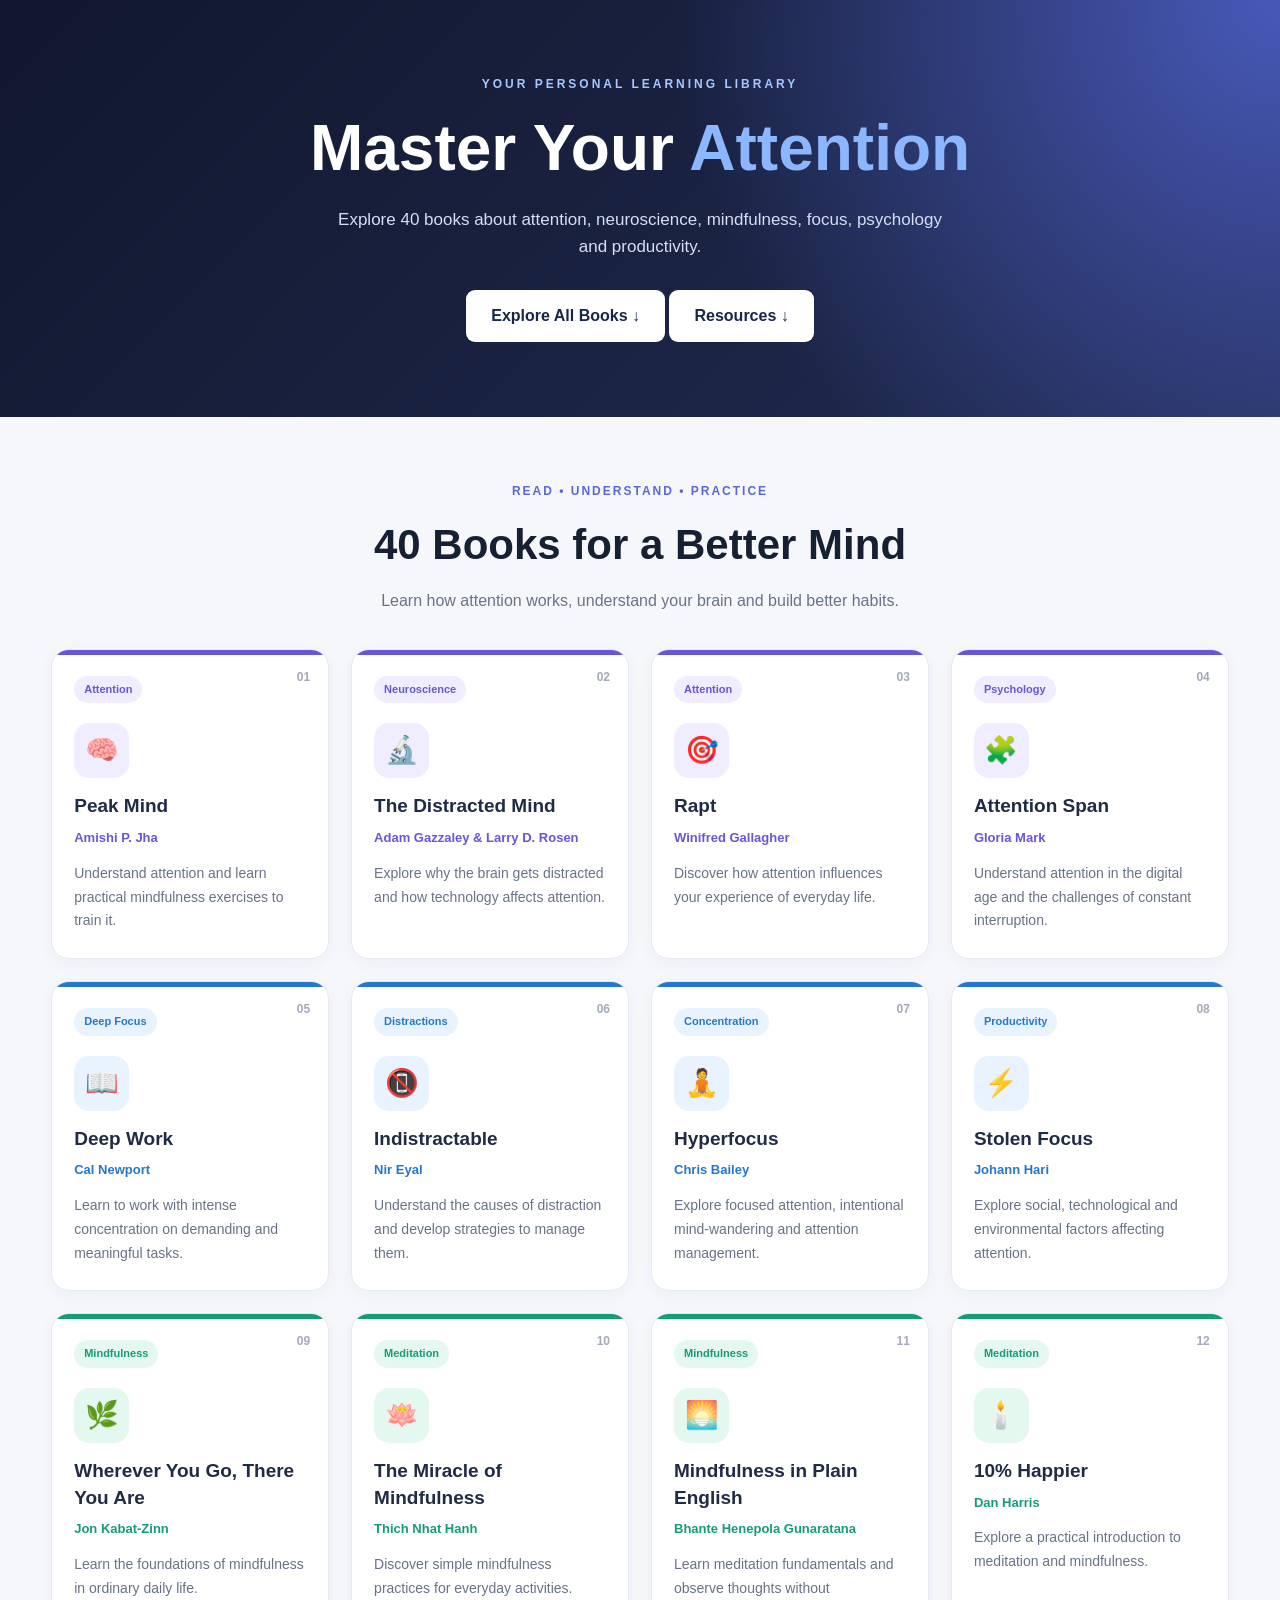
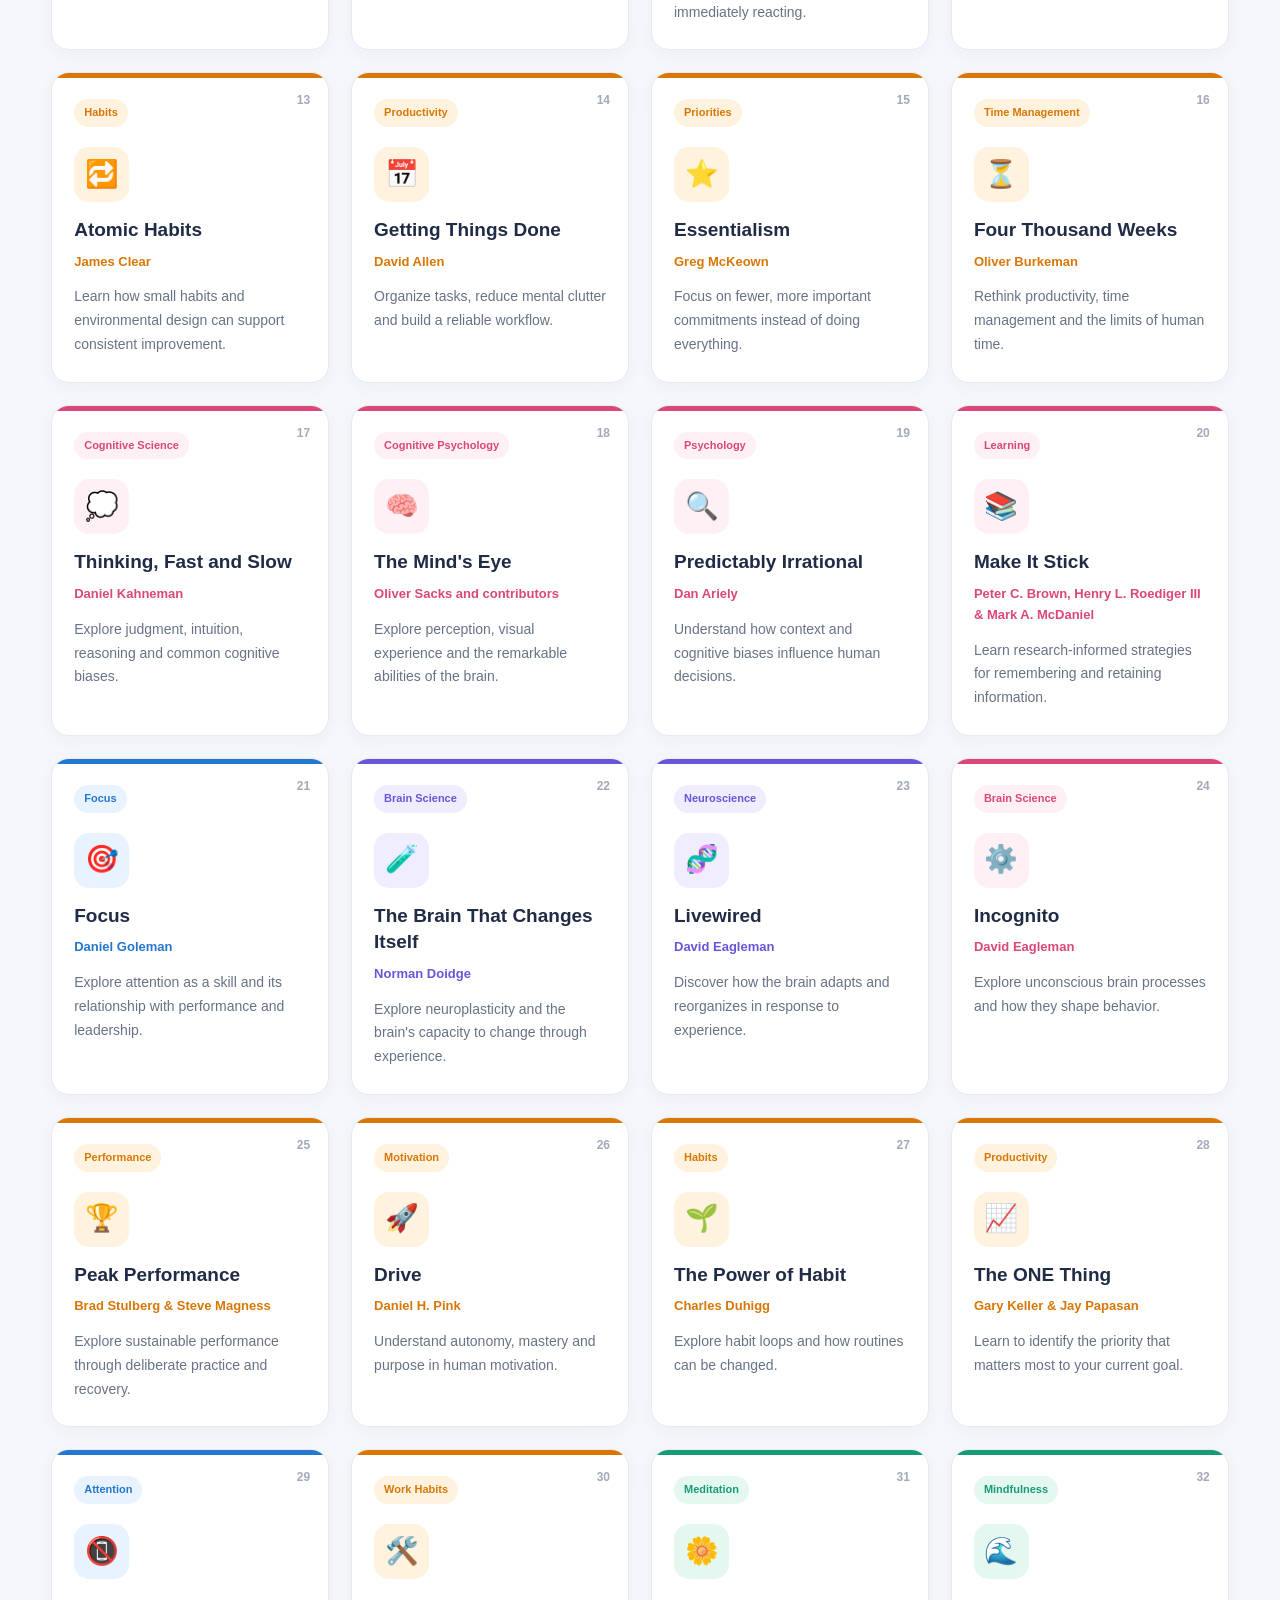
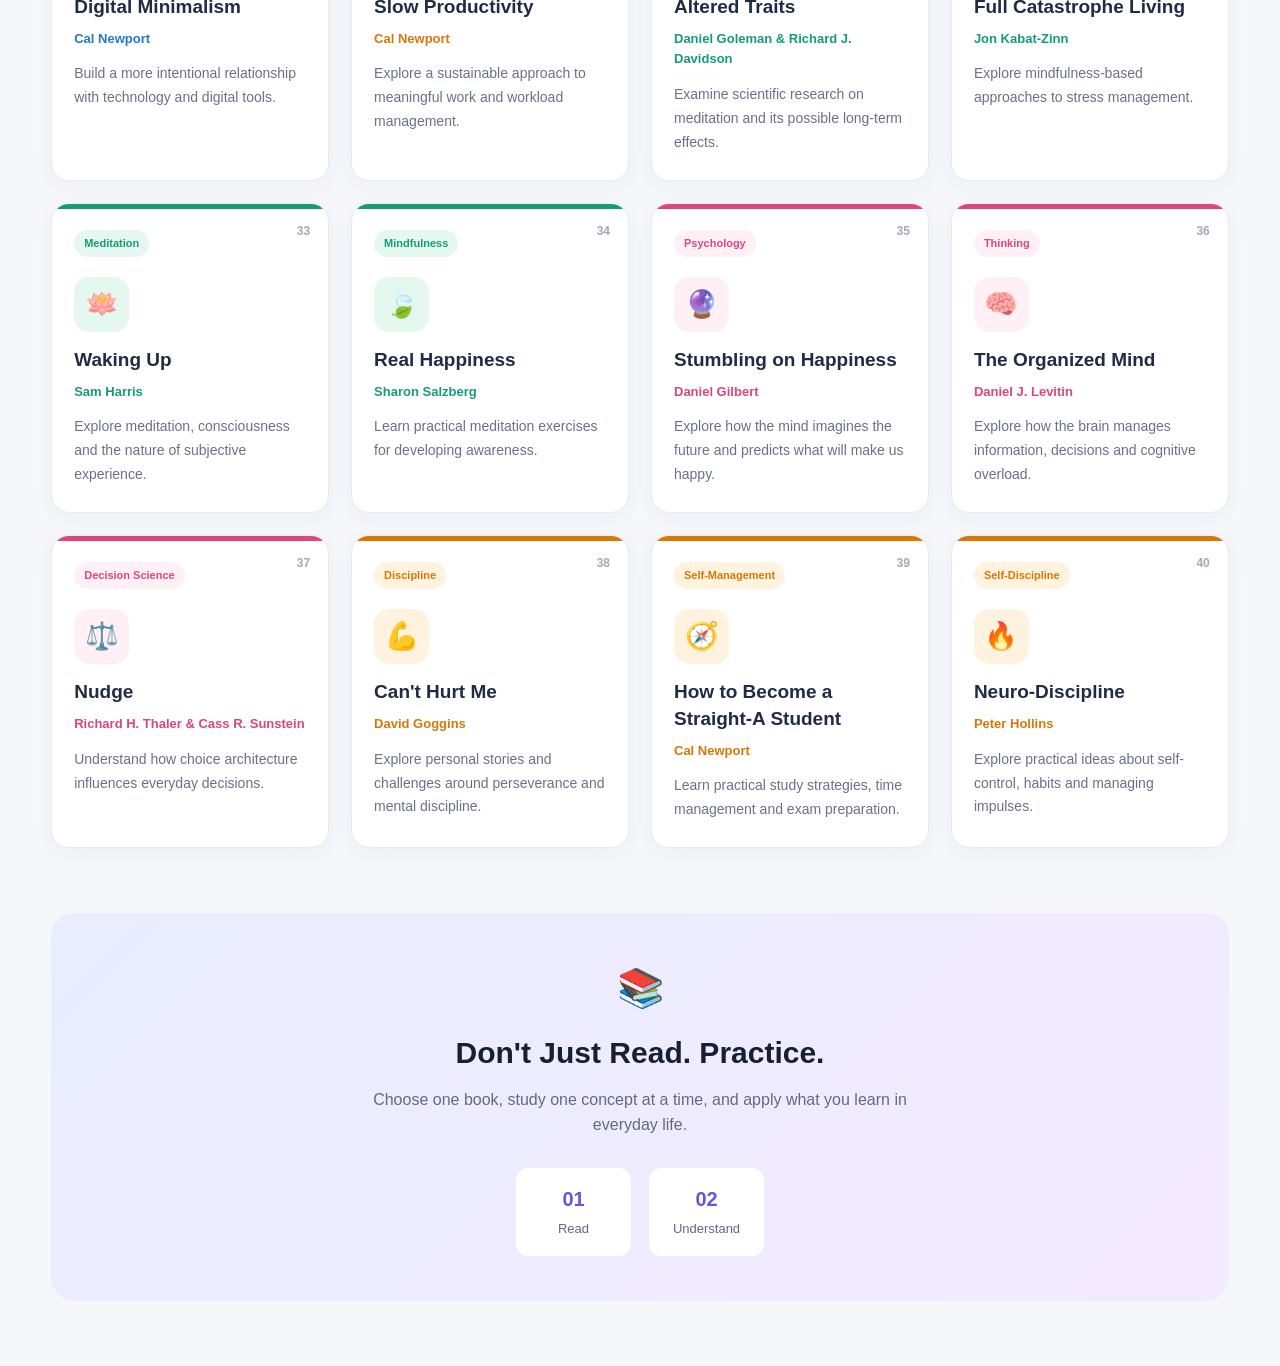
<file: index.html>
<!DOCTYPE html><html lang="en">
<head>
    <meta charset="UTF-8">
    <meta name="viewport" content="width=device-width, initial-scale=1.0"><title>Attention & Productivity Books Library</title>

<link rel="stylesheet" href="style.css">

</head><body><header class="hero">
    <div class="hero-content">
        <p class="tagline">YOUR PERSONAL LEARNING LIBRARY</p>

        <h1>Master Your <span>Attention</span></h1>

        <p class="hero-text">
            Explore 40 books about attention, neuroscience,
            mindfulness, focus, psychology and productivity.
        </p>

        <a href="#books" class="explore-btn">
            Explore All Books ↓
        </a>
        
        <a href ="resources.html" class="explore-btn">

        
            Resources ↓
        </a>
        
        
    </div>
</header>

<main class="container" id="books">

    <section class="section-heading">
        <p class="eyebrow">READ • UNDERSTAND • PRACTICE</p>
        <h2>40 Books for a Better Mind</h2>
        <p>
            Learn how attention works, understand your brain
            and build better habits.
        </p>
    </section>

    <div class="book-grid">

        <!-- ATTENTION AND NEUROSCIENCE -->

        <article class="book-card attention">
            <span class="number">01</span>
            <span class="category">Attention</span>
            <div class="book-icon">🧠</div>
            <h3>Peak Mind</h3>
            <p class="author">Amishi P. Jha</p>
            <p class="description">
                Understand attention and learn practical
                mindfulness exercises to train it.
            </p>
        </article>

        <article class="book-card attention">
            <span class="number">02</span>
            <span class="category">Neuroscience</span>
            <div class="book-icon">🔬</div>
            <h3>The Distracted Mind</h3>
            <p class="author">Adam Gazzaley & Larry D. Rosen</p>
            <p class="description">
                Explore why the brain gets distracted
                and how technology affects attention.
            </p>
        </article>

        <article class="book-card attention">
            <span class="number">03</span>
            <span class="category">Attention</span>
            <div class="book-icon">🎯</div>
            <h3>Rapt</h3>
            <p class="author">Winifred Gallagher</p>
            <p class="description">
                Discover how attention influences your
                experience of everyday life.
            </p>
        </article>

        <article class="book-card attention">
            <span class="number">04</span>
            <span class="category">Psychology</span>
            <div class="book-icon">🧩</div>
            <h3>Attention Span</h3>
            <p class="author">Gloria Mark</p>
            <p class="description">
                Understand attention in the digital age
                and the challenges of constant interruption.
            </p>
        </article>

        <!-- FOCUS -->

        <article class="book-card focus">
            <span class="number">05</span>
            <span class="category">Deep Focus</span>
            <div class="book-icon">📖</div>
            <h3>Deep Work</h3>
            <p class="author">Cal Newport</p>
            <p class="description">
                Learn to work with intense concentration
                on demanding and meaningful tasks.
            </p>
        </article>

        <article class="book-card focus">
            <span class="number">06</span>
            <span class="category">Distractions</span>
            <div class="book-icon">📵</div>
            <h3>Indistractable</h3>
            <p class="author">Nir Eyal</p>
            <p class="description">
                Understand the causes of distraction
                and develop strategies to manage them.
            </p>
        </article>

        <article class="book-card focus">
            <span class="number">07</span>
            <span class="category">Concentration</span>
            <div class="book-icon">🧘</div>
            <h3>Hyperfocus</h3>
            <p class="author">Chris Bailey</p>
            <p class="description">
                Explore focused attention, intentional
                mind-wandering and attention management.
            </p>
        </article>

        <article class="book-card focus">
            <span class="number">08</span>
            <span class="category">Productivity</span>
            <div class="book-icon">⚡</div>
            <h3>Stolen Focus</h3>
            <p class="author">Johann Hari</p>
            <p class="description">
                Explore social, technological and
                environmental factors affecting attention.
            </p>
        </article>

        <!-- MINDFULNESS -->

        <article class="book-card mindfulness">
            <span class="number">09</span>
            <span class="category">Mindfulness</span>
            <div class="book-icon">🌿</div>
            <h3>Wherever You Go, There You Are</h3>
            <p class="author">Jon Kabat-Zinn</p>
            <p class="description">
                Learn the foundations of mindfulness
                in ordinary daily life.
            </p>
        </article>

        <article class="book-card mindfulness">
            <span class="number">10</span>
            <span class="category">Meditation</span>
            <div class="book-icon">🪷</div>
            <h3>The Miracle of Mindfulness</h3>
            <p class="author">Thich Nhat Hanh</p>
            <p class="description">
                Discover simple mindfulness practices
                for everyday activities.
            </p>
        </article>

        <article class="book-card mindfulness">
            <span class="number">11</span>
            <span class="category">Mindfulness</span>
            <div class="book-icon">🌅</div>
            <h3>Mindfulness in Plain English</h3>
            <p class="author">Bhante Henepola Gunaratana</p>
            <p class="description">
                Learn meditation fundamentals and
                observe thoughts without immediately reacting.
            </p>
        </article>

        <article class="book-card mindfulness">
            <span class="number">12</span>
            <span class="category">Meditation</span>
            <div class="book-icon">🕯️</div>
            <h3>10% Happier</h3>
            <p class="author">Dan Harris</p>
            <p class="description">
                Explore a practical introduction to
                meditation and mindfulness.
            </p>
        </article>

        <!-- HABITS AND PRODUCTIVITY -->

        <article class="book-card productivity">
            <span class="number">13</span>
            <span class="category">Habits</span>
            <div class="book-icon">🔁</div>
            <h3>Atomic Habits</h3>
            <p class="author">James Clear</p>
            <p class="description">
                Learn how small habits and environmental
                design can support consistent improvement.
            </p>
        </article>

        <article class="book-card productivity">
            <span class="number">14</span>
            <span class="category">Productivity</span>
            <div class="book-icon">📅</div>
            <h3>Getting Things Done</h3>
            <p class="author">David Allen</p>
            <p class="description">
                Organize tasks, reduce mental clutter
                and build a reliable workflow.
            </p>
        </article>

        <article class="book-card productivity">
            <span class="number">15</span>
            <span class="category">Priorities</span>
            <div class="book-icon">⭐</div>
            <h3>Essentialism</h3>
            <p class="author">Greg McKeown</p>
            <p class="description">
                Focus on fewer, more important commitments
                instead of doing everything.
            </p>
        </article>

        <article class="book-card productivity">
            <span class="number">16</span>
            <span class="category">Time Management</span>
            <div class="book-icon">⏳</div>
            <h3>Four Thousand Weeks</h3>
            <p class="author">Oliver Burkeman</p>
            <p class="description">
                Rethink productivity, time management
                and the limits of human time.
            </p>
        </article>

        <!-- COGNITIVE PSYCHOLOGY -->

        <article class="book-card psychology">
            <span class="number">17</span>
            <span class="category">Cognitive Science</span>
            <div class="book-icon">💭</div>
            <h3>Thinking, Fast and Slow</h3>
            <p class="author">Daniel Kahneman</p>
            <p class="description">
                Explore judgment, intuition, reasoning
                and common cognitive biases.
            </p>
        </article>

        <article class="book-card psychology">
            <span class="number">18</span>
            <span class="category">Cognitive Psychology</span>
            <div class="book-icon">🧠</div>
            <h3>The Mind's Eye</h3>
            <p class="author">Oliver Sacks and contributors</p>
            <p class="description">
                Explore perception, visual experience
                and the remarkable abilities of the brain.
            </p>
        </article>

        <article class="book-card psychology">
            <span class="number">19</span>
            <span class="category">Psychology</span>
            <div class="book-icon">🔍</div>
            <h3>Predictably Irrational</h3>
            <p class="author">Dan Ariely</p>
            <p class="description">
                Understand how context and cognitive biases
                influence human decisions.
            </p>
        </article>

        <article class="book-card psychology">
            <span class="number">20</span>
            <span class="category">Learning</span>
            <div class="book-icon">📚</div>
            <h3>Make It Stick</h3>
            <p class="author">Peter C. Brown, Henry L. Roediger III & Mark A. McDaniel</p>
            <p class="description">
                Learn research-informed strategies for
                remembering and retaining information.
            </p>
        </article>

        <!-- ADDITIONAL 20 BOOKS -->

        <article class="book-card focus">
            <span class="number">21</span>
            <span class="category">Focus</span>
            <div class="book-icon">🎯</div>
            <h3>Focus</h3>
            <p class="author">Daniel Goleman</p>
            <p class="description">
                Explore attention as a skill and its
                relationship with performance and leadership.
            </p>
        </article>

        <article class="book-card attention">
            <span class="number">22</span>
            <span class="category">Brain Science</span>
            <div class="book-icon">🧪</div>
            <h3>The Brain That Changes Itself</h3>
            <p class="author">Norman Doidge</p>
            <p class="description">
                Explore neuroplasticity and the brain's
                capacity to change through experience.
            </p>
        </article>

        <article class="book-card attention">
            <span class="number">23</span>
            <span class="category">Neuroscience</span>
            <div class="book-icon">🧬</div>
            <h3>Livewired</h3>
            <p class="author">David Eagleman</p>
            <p class="description">
                Discover how the brain adapts and
                reorganizes in response to experience.
            </p>
        </article>

        <article class="book-card psychology">
            <span class="number">24</span>
            <span class="category">Brain Science</span>
            <div class="book-icon">⚙️</div>
            <h3>Incognito</h3>
            <p class="author">David Eagleman</p>
            <p class="description">
                Explore unconscious brain processes
                and how they shape behavior.
            </p>
        </article>

        <article class="book-card productivity">
            <span class="number">25</span>
            <span class="category">Performance</span>
            <div class="book-icon">🏆</div>
            <h3>Peak Performance</h3>
            <p class="author">Brad Stulberg & Steve Magness</p>
            <p class="description">
                Explore sustainable performance through
                deliberate practice and recovery.
            </p>
        </article>

        <article class="book-card productivity">
            <span class="number">26</span>
            <span class="category">Motivation</span>
            <div class="book-icon">🚀</div>
            <h3>Drive</h3>
            <p class="author">Daniel H. Pink</p>
            <p class="description">
                Understand autonomy, mastery and purpose
                in human motivation.
            </p>
        </article>

        <article class="book-card productivity">
            <span class="number">27</span>
            <span class="category">Habits</span>
            <div class="book-icon">🌱</div>
            <h3>The Power of Habit</h3>
            <p class="author">Charles Duhigg</p>
            <p class="description">
                Explore habit loops and how routines
                can be changed.
            </p>
        </article>

        <article class="book-card productivity">
            <span class="number">28</span>
            <span class="category">Productivity</span>
            <div class="book-icon">📈</div>
            <h3>The ONE Thing</h3>
            <p class="author">Gary Keller & Jay Papasan</p>
            <p class="description">
                Learn to identify the priority that
                matters most to your current goal.
            </p>
        </article>

        <article class="book-card focus">
            <span class="number">29</span>
            <span class="category">Attention</span>
            <div class="book-icon">📵</div>
            <h3>Digital Minimalism</h3>
            <p class="author">Cal Newport</p>
            <p class="description">
                Build a more intentional relationship
                with technology and digital tools.
            </p>
        </article>

        <article class="book-card productivity">
            <span class="number">30</span>
            <span class="category">Work Habits</span>
            <div class="book-icon">🛠️</div>
            <h3>Slow Productivity</h3>
            <p class="author">Cal Newport</p>
            <p class="description">
                Explore a sustainable approach to
                meaningful work and workload management.
            </p>
        </article>

        <article class="book-card mindfulness">
            <span class="number">31</span>
            <span class="category">Meditation</span>
            <div class="book-icon">🌼</div>
            <h3>Altered Traits</h3>
            <p class="author">Daniel Goleman & Richard J. Davidson</p>
            <p class="description">
                Examine scientific research on meditation
                and its possible long-term effects.
            </p>
        </article>

        <article class="book-card mindfulness">
            <span class="number">32</span>
            <span class="category">Mindfulness</span>
            <div class="book-icon">🌊</div>
            <h3>Full Catastrophe Living</h3>
            <p class="author">Jon Kabat-Zinn</p>
            <p class="description">
                Explore mindfulness-based approaches
                to stress management.
            </p>
        </article>

        <article class="book-card mindfulness">
            <span class="number">33</span>
            <span class="category">Meditation</span>
            <div class="book-icon">🪷</div>
            <h3>Waking Up</h3>
            <p class="author">Sam Harris</p>
            <p class="description">
                Explore meditation, consciousness
                and the nature of subjective experience.
            </p>
        </article>

        <article class="book-card mindfulness">
            <span class="number">34</span>
            <span class="category">Mindfulness</span>
            <div class="book-icon">🍃</div>
            <h3>Real Happiness</h3>
            <p class="author">Sharon Salzberg</p>
            <p class="description">
                Learn practical meditation exercises
                for developing awareness.
            </p>
        </article>

        <article class="book-card psychology">
            <span class="number">35</span>
            <span class="category">Psychology</span>
            <div class="book-icon">🔮</div>
            <h3>Stumbling on Happiness</h3>
            <p class="author">Daniel Gilbert</p>
            <p class="description">
                Explore how the mind imagines the future
                and predicts what will make us happy.
            </p>
        </article>

        <article class="book-card psychology">
            <span class="number">36</span>
            <span class="category">Thinking</span>
            <div class="book-icon">🧠</div>
            <h3>The Organized Mind</h3>
            <p class="author">Daniel J. Levitin</p>
            <p class="description">
                Explore how the brain manages information,
                decisions and cognitive overload.
            </p>
        </article>

        <article class="book-card psychology">
            <span class="number">37</span>
            <span class="category">Decision Science</span>
            <div class="book-icon">⚖️</div>
            <h3>Nudge</h3>
            <p class="author">Richard H. Thaler & Cass R. Sunstein</p>
            <p class="description">
                Understand how choice architecture
                influences everyday decisions.
            </p>
        </article>

        <article class="book-card productivity">
            <span class="number">38</span>
            <span class="category">Discipline</span>
            <div class="book-icon">💪</div>
            <h3>Can't Hurt Me</h3>
            <p class="author">David Goggins</p>
            <p class="description">
                Explore personal stories and challenges
                around perseverance and mental discipline.
            </p>
        </article>

        <article class="book-card productivity">
            <span class="number">39</span>
            <span class="category">Self-Management</span>
            <div class="book-icon">🧭</div>
            <h3>How to Become a Straight-A Student</h3>
            <p class="author">Cal Newport</p>
            <p class="description">
                Learn practical study strategies,
                time management and exam preparation.
            </p>
        </article>

        <article class="book-card productivity">
            <span class="number">40</span>
            <span class="category">Self-Discipline</span>
            <div class="book-icon">🔥</div>
            <h3>Neuro-Discipline</h3>
            <p class="author">Peter Hollins</p>
            <p class="description">
                Explore practical ideas about self-control,
                habits and managing impulses.
            </p>
        </article>

    </div>

    <section class="reading-plan">
        <div class="reading-icon">📚</div>

        <h2>Don't Just Read. Practice.</h2>

        <p>
            Choose one book, study one concept at a time,
            and apply what you learn in everyday life.
        </p>

        <div class="plan-steps">
            <div>
                <strong>01</strong>
                <span>Read</span>
            </div>

            <div>
                <strong>02</strong>
                <span>Understand</span>
            </di
</file>
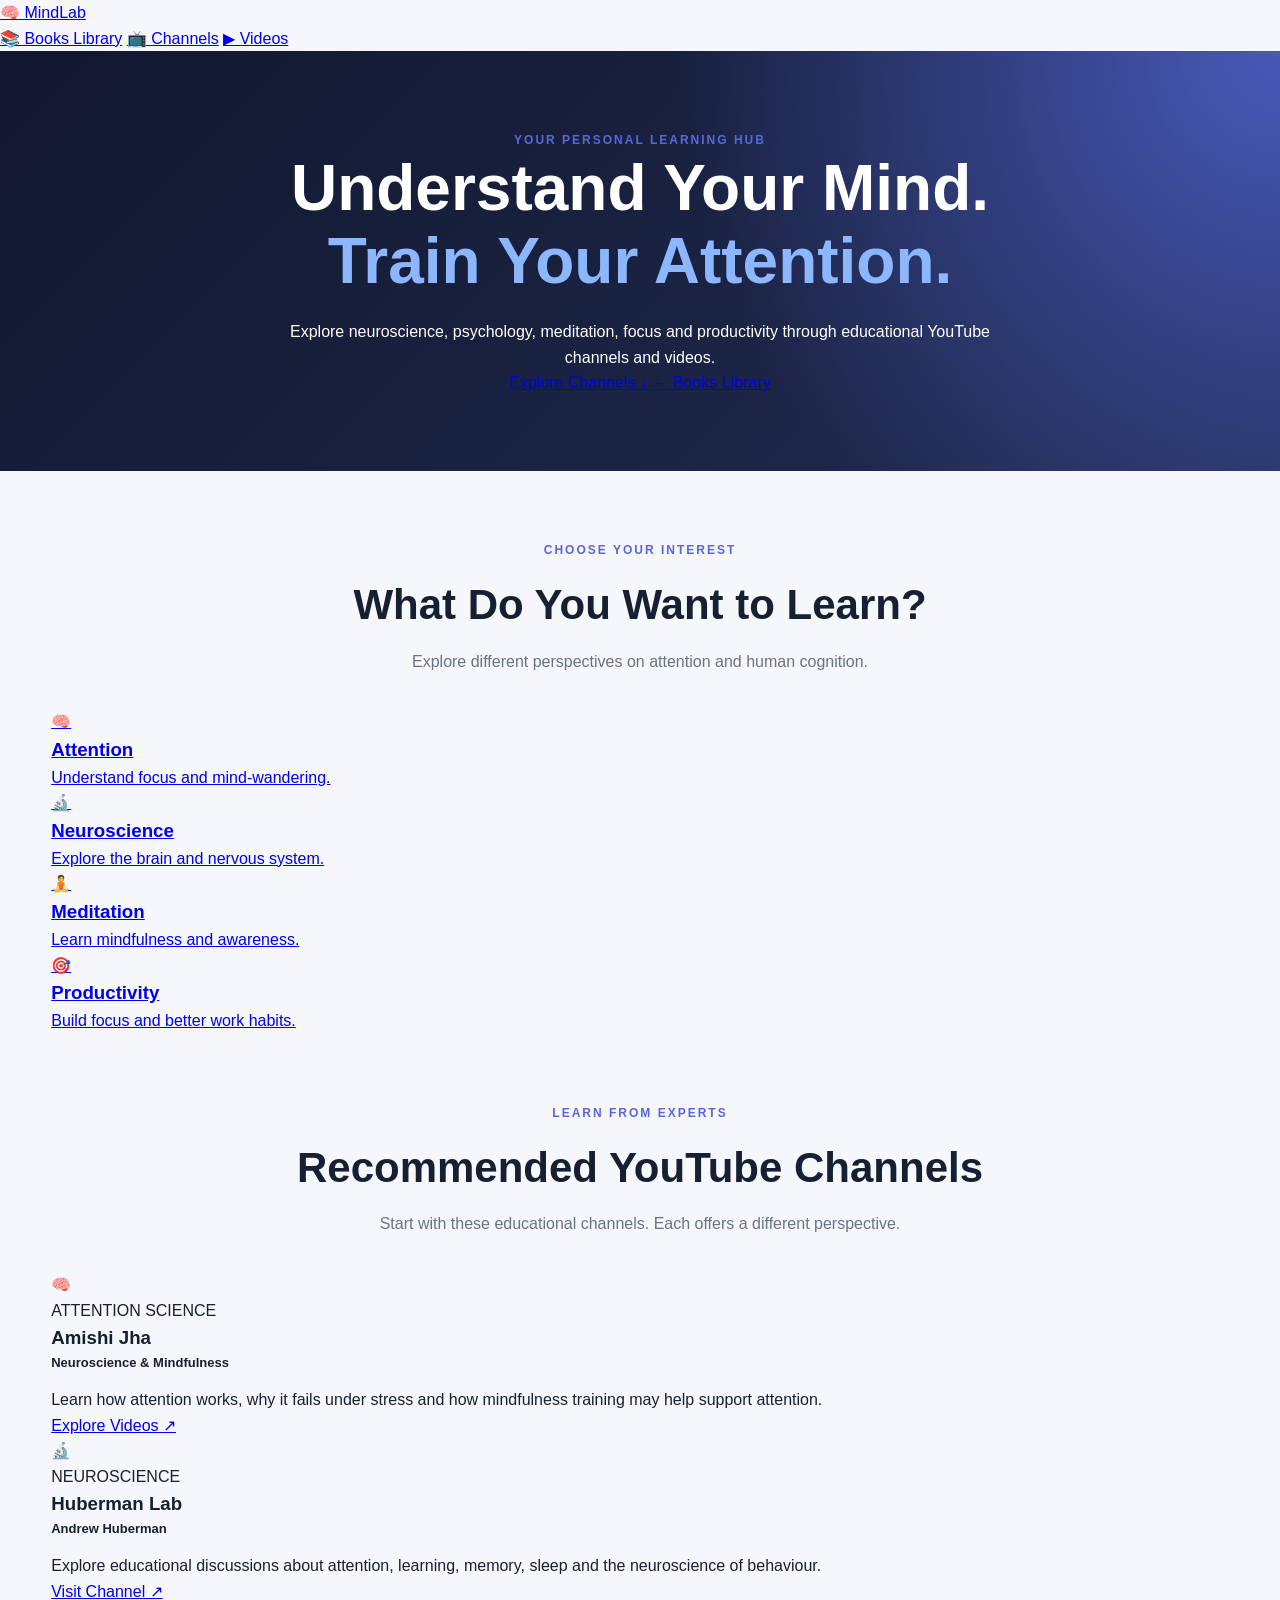
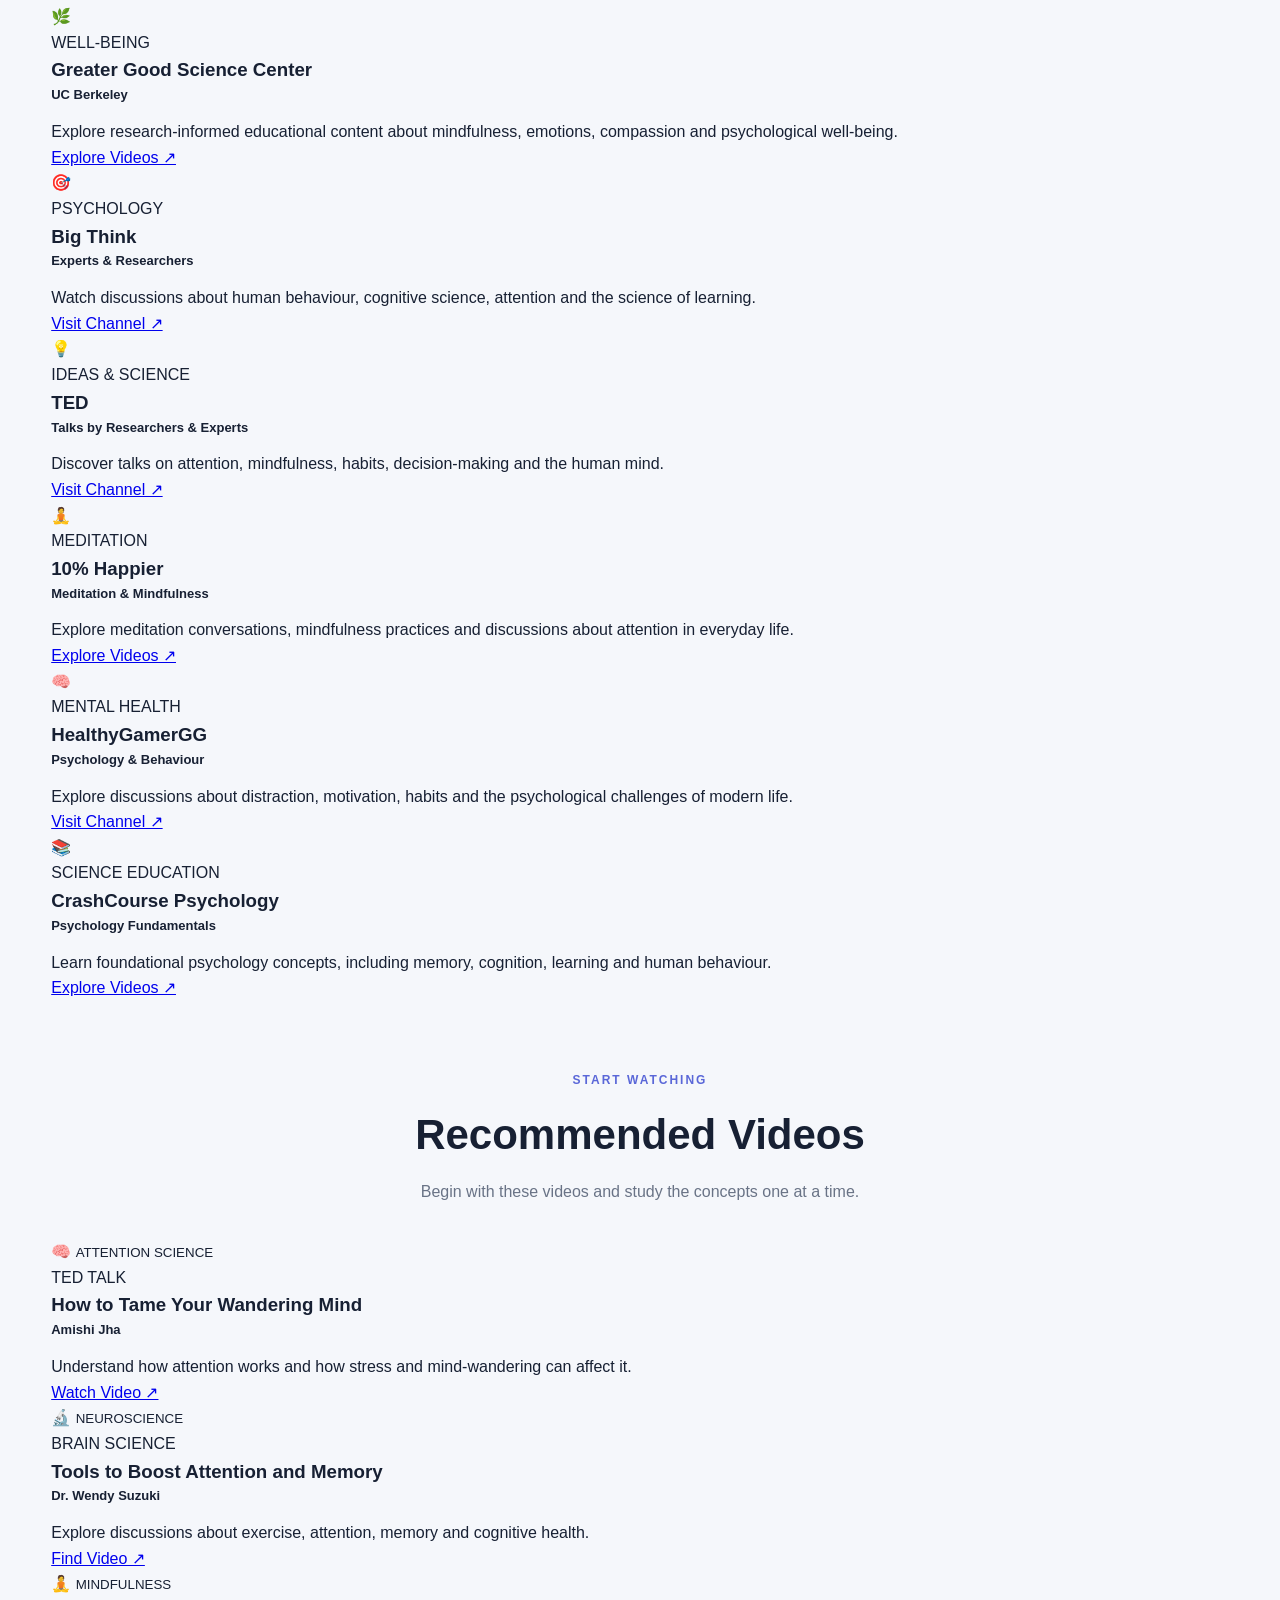
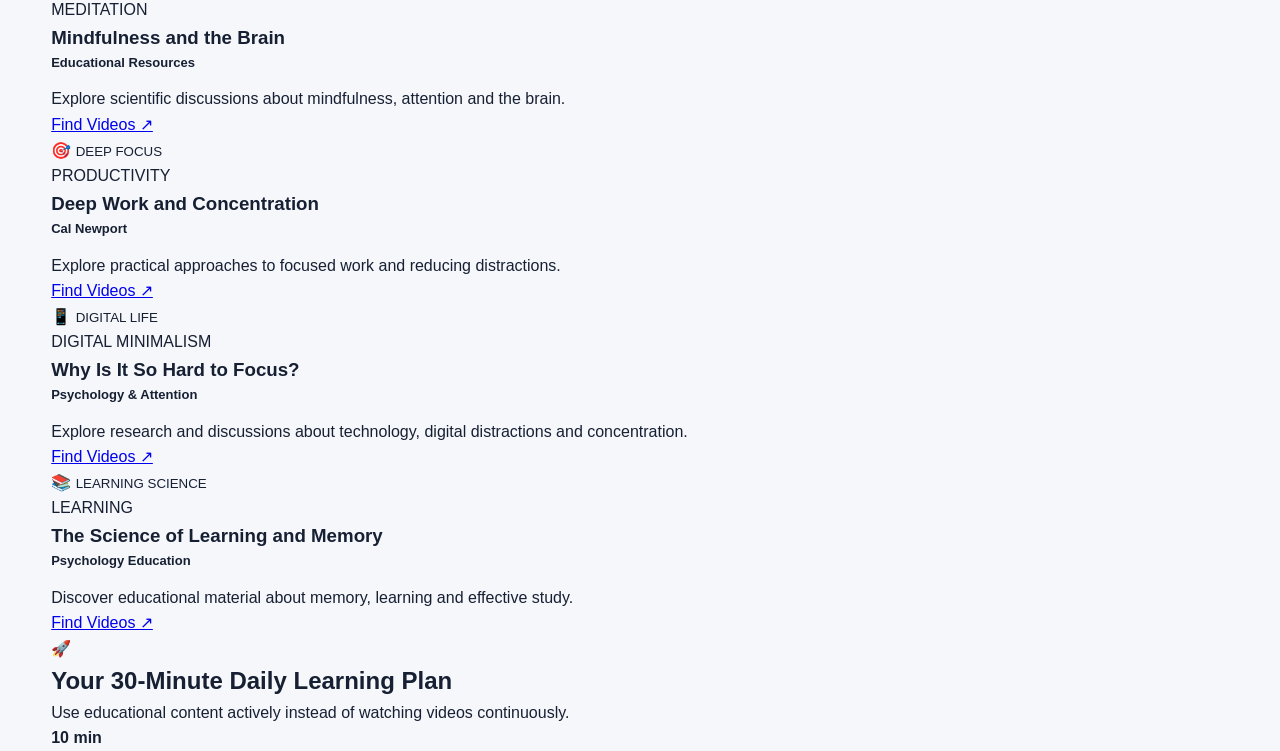
<file: resources.html>
<!DOCTYPE html>
<html lang="en">

<head>
    <meta charset="UTF-8">

    <meta name="viewport"
          content="width=device-width, initial-scale=1.0">

    <title>Attention Learning Hub</title>

    <link rel="stylesheet" href="resources.css">
</head>

<body>

    <!-- NAVBAR -->

    <nav class="navbar">

        <a href="index.html" class="logo">
            🧠 MindLab
        </a>

        <div class="nav-links">
            <a href="index.html">📚 Books Library</a>
            <a href="#channels">📺 Channels</a>
            <a href="#videos">▶ Videos</a>
        </div>

    </nav>


    <!-- HERO SECTION -->

    <header class="hero">

        <div class="hero-content">

            <span class="eyebrow">
                YOUR PERSONAL LEARNING HUB
            </span>

            <h1>
                Understand Your Mind.
                <span>Train Your Attention.</span>
            </h1>

            <p>
                Explore neuroscience, psychology, meditation,
                focus and productivity through educational
                YouTube channels and videos.
            </p>

            <div class="hero-buttons">

                <a href="#channels" class="btn primary">
                    Explore Channels ↓
                </a>

                <a href="index.html" class="btn secondary">
                    ← Books Library
                </a>

            </div>

        </div>

    </header>


    <main class="container">


        <!-- LEARNING CATEGORIES -->

        <section class="section">

            <div class="section-heading">

                <span class="eyebrow">CHOOSE YOUR INTEREST</span>

                <h2>What Do You Want to Learn?</h2>

                <p>
                    Explore different perspectives on attention
                    and human cognition.
                </p>

            </div>


            <div class="category-grid">

                <a href="#attention" class="category-card">
                    <span>🧠</span>
                    <h3>Attention</h3>
                    <p>Understand focus and mind-wandering.</p>
                </a>

                <a href="#neuroscience" class="category-card">
                    <span>🔬</span>
                    <h3>Neuroscience</h3>
                    <p>Explore the brain and nervous system.</p>
                </a>

                <a href="#meditation" class="category-card">
                    <span>🧘</span>
                    <h3>Meditation</h3>
                    <p>Learn mindfulness and awareness.</p>
                </a>

                <a href="#productivity" class="category-card">
                    <span>🎯</span>
                    <h3>Productivity</h3>
                    <p>Build focus and better work habits.</p>
                </a>

            </div>

        </section>


        <!-- YOUTUBE CHANNELS -->

        <section class="section" id="channels">

            <div class="section-heading">

                <span class="eyebrow">LEARN FROM EXPERTS</span>

                <h2>Recommended YouTube Channels</h2>

                <p>
                    Start with these educational channels.
                    Each offers a different perspective.
                </p>

            </div>


            <div class="resource-grid">


                <!-- CHANNEL 1 -->

                <article class="resource-card"
                         id="attention">

                    <div class="resource-icon purple">
                        🧠
                    </div>

                    <span class="label">
                        ATTENTION SCIENCE
                    </span>

                    <h3>Amishi Jha</h3>

                    <p class="author">
                        Neuroscience & Mindfulness
                    </p>

                    <p>
                        Learn how attention works, why it fails
                        under stress and how mindfulness training
                        may help support attention.
                    </p>

                    <a href="https://www.youtube.com/results?search_query=Amishi+Jha+attention+mindfulness"
                       target="_blank"
                       rel="noopener noreferrer"
                       class="resource-link">
                        Explore Videos ↗
                    </a>

                </article>


                <!-- CHANNEL 2 -->

                <article class="resource-card"
                         id="neuroscience">

                    <div class="resource-icon blue">
                        🔬
                    </div>

                    <span class="label">
                        NEUROSCIENCE
                    </span>

                    <h3>Huberman Lab</h3>

                    <p class="author">
                        Andrew Huberman
                    </p>

                    <p>
                        Explore educational discussions about
                        attention, learning, memory, sleep and
                        the neuroscience of behaviour.
                    </p>

                    <a href="https://www.youtube.com/@hubermanlab"
                       target="_blank"
                       rel="noopener noreferrer"
                       class="resource-link">
                        Visit Channel ↗
                    </a>

                </article>


                <!-- CHANNEL 3 -->

                <article class="resource-card">

                    <div class="resource-icon green">
                        🌿
                    </div>

                    <span class="label">
                        WELL-BEING
                    </span>

                    <h3>Greater Good Science Center</h3>

                    <p class="author">
                        UC Berkeley
                    </p>

                    <p>
                        Explore research-informed educational
                        content about mindfulness, emotions,
                        compassion and psychological well-being.
                    </p>

                    <a href="https://www.youtube.com/results?search_query=Greater+Good+Science+Center+mindfulness"
                       target="_blank"
                       rel="noopener noreferrer"
                       class="resource-link">
                        Explore Videos ↗
                    </a>

                </article>


                <!-- CHANNEL 4 -->

                <article class="resource-card">

                    <div class="resource-icon orange">
                        🎯
                    </div>

                    <span class="label">
                        PSYCHOLOGY
                    </span>

                    <h3>Big Think</h3>

                    <p class="author">
                        Experts & Researchers
                    </p>

                    <p>
                        Watch discussions about human behaviour,
                        cognitive science, attention and
                        the science of learning.
                    </p>

                    <a href="https://www.youtube.com/@bigthink"
                       target="_blank"
                       rel="noopener noreferrer"
                       class="resource-link">
                        Visit Channel ↗
                    </a>

                </article>


                <!-- CHANNEL 5 -->

                <article class="resource-card">

                    <div class="resource-icon red">
                        💡
                    </div>

                    <span class="label">
                        IDEAS & SCIENCE
                    </span>

                    <h3>TED</h3>

                    <p class="author">
                        Talks by Researchers & Experts
                    </p>

                    <p>
                        Discover talks on attention, mindfulness,
                        habits, decision-making and the
                        human mind.
                    </p>

                    <a href="https://www.youtube.com/@TED"
                       target="_blank"
                       rel="noopener noreferrer"
                       class="resource-link">
                        Visit Channel ↗
                    </a>

                </article>


                <!-- CHANNEL 6 -->

                <article class="resource-card">

                    <div class="resource-icon purple">
                        🧘
                    </div>

                    <span class="label">
                        MEDITATION
                    </span>

                    <h3>10% Happier</h3>

                    <p class="author">
                        Meditation & Mindfulness
                    </p>

                    <p>
                        Explore meditation conversations,
                        mindfulness practices and discussions
                        about attention in everyday life.
                    </p>

                    <a href="https://www.youtube.com/results?search_query=10%25+Happier+meditation+attention"
                       target="_blank"
                       rel="noopener noreferrer"
                       class="resource-link">
                        Explore Videos ↗
                    </a>

                </article>


                <!-- CHANNEL 7 -->

                <article class="resource-card">

                    <div class="resource-icon blue">
                        🧠
                    </div>

                    <span class="label">
                        MENTAL HEALTH
                    </span>

                    <h3>HealthyGamerGG</h3>

                    <p class="author">
                        Psychology & Behaviour
                    </p>

                    <p>
                        Explore discussions about distraction,
                        motivation, habits and the psychological
                        challenges of modern life.
                    </p>

                    <a href="https://www.youtube.com/@HealthyGamerGG"
                       target="_blank"
                       rel="noopener noreferrer"
                       class="resource-link">
                        Visit Channel ↗
                    </a>

                </article>


                <!-- CHANNEL 8 -->

                <article class="resource-card">

                    <div class="resource-icon green">
                        📚
                    </div>

                    <span class="label">
                        SCIENCE EDUCATION
                    </span>

                    <h3>CrashCourse Psychology</h3>

                    <p class="author">
                        Psychology Fundamentals
                    </p>

                    <p>
                        Learn foundational psychology concepts,
                        including memory, cognition, learning
                        and human behaviour.
                    </p>

                    <a href="https://www.youtube.com/results?search_query=CrashCourse+Psychology+attention+memory"
                       target="_blank"
                       rel="noopener noreferrer"
                       class="resource-link">
                        Explore Videos ↗
                    </a>

                </article>


            </div>

        </section>


        <!-- RECOMMENDED VIDEOS -->

        <section class="section" id="videos">

            <div class="section-heading">

                <span class="eyebrow">START WATCHING</span>

                <h2>Recommended Videos</h2>

                <p>
                    Begin with these videos and study the
                    concepts one at a time.
                </p>

            </div>


            <div class="video-grid">


                <!-- VIDEO 1 -->

                <article class="video-card">

                    <div class="video-thumbnail thumb-purple">
                        <span>🧠</span>
                        <small>ATTENTION SCIENCE</small>
                    </div>

                    <div class="video-content">

                        <span class="video-type">
                            TED TALK
                        </span>

                        <h3>
                            How to Tame Your Wandering Mind
                        </h3>

                        <p class="author">
                            Amishi Jha
                        </p>

                        <p>
                            Understand how attention works
                            and how stress and mind-wandering
                            can affect it.
                        </p>

                        <a href="https://www.ted.com/talks/amishi_jha_how_to_tame_your_wandering_mind"
                           target="_blank"
                           rel="noopener noreferrer"
                           class="watch-btn">
                            Watch Video ↗
                        </a>

                    </div>

                </article>


                <!-- VIDEO 2 -->

                <article class="video-card">

                    <div class="video-thumbnail thumb-blue">
                        <span>🔬</span>
                        <small>NEUROSCIENCE</small>
                    </div>

                    <div class="video-content">

                        <span class="video-type">
                            BRAIN SCIENCE
                        </span>

                        <h3>
                            Tools to Boost Attention and Memory
                        </h3>

                        <p class="author">
                            Dr. Wendy Suzuki
                        </p>

                        <p>
                            Explore discussions about exercise,
                            attention, memory and cognitive health.
                        </p>

                        <a href="https://www.youtube.com/results?search_query=Huberman+Lab+Tools+to+Boost+Attention+and+Memory+Wendy+Suzuki"
                           target="_blank"
                           rel="noopener noreferrer"
                           class="watch-btn">
                            Find Video ↗
                        </a>

                    </div>

                </article>


                <!-- VIDEO 3 -->

                <article class="video-card">

                    <div class="video-thumbnail thumb-green">
                        <span>🧘</span>
                        <small>MINDFULNESS</small>
                    </div>

                    <div class="video-content">

                        <span class="video-type">
                            MEDITATION
                        </span>

                        <h3>
                            Mindfulness and the Brain
                        </h3>

                        <p class="author">
                            Educational Resources
                        </p>

                        <p>
                            Explore scientific discussions about
                            mindfulness, attention and the brain.
                        </p>

                        <a href="https://www.youtube.com/results?search_query=neuroscience+of+mindfulness+attention+research"
                           target="_blank"
                           rel="noopener noreferrer"
                           class="watch-btn">
                            Find Videos ↗
                        </a>

                    </div>

                </article>


                <!-- VIDEO 4 -->

                <article class="video-card">

                    <div class="video-thumbnail thumb-orange">
                        <span>🎯</span>
                        <small>DEEP FOCUS</small>
                    </div>

                    <div class="video-content">

                        <span class="video-type">
                            PRODUCTIVITY
                        </span>

                        <h3>
                            Deep Work and Concentration
                        </h3>

                        <p class="author">
                            Cal Newport
                        </p>

                        <p>
                            Explore practical approaches to
                            focused work and reducing distractions.
                        </p>

                        <a href="https://www.youtube.com/results?search_query=Cal+Newport+Deep+Work+focus"
                           target="_blank"
                           rel="noopener noreferrer"
                           class="watch-btn">
                            Find Videos ↗
                        </a>

                    </div>

                </article>


                <!-- VIDEO 5 -->

                <article class="video-card">

                    <div class="video-thumbnail thumb-red">
                        <span>📱</span>
                        <small>DIGITAL LIFE</small>
                    </div>

                    <div class="video-content">

                        <span class="video-type">
                            DIGITAL MINIMALISM
                        </span>

                        <h3>
                            Why Is It So Hard to Focus?
                        </h3>

                        <p class="author">
                            Psychology & Attention
                        </p>

                        <p>
                            Explore research and discussions about
                            technology, digital distractions
                            and concentration.
                        </p>

                        <a href="https://www.youtube.com/results?search_query=why+is+it+so+hard+to+focus+attention+science"
                           target="_blank"
                           rel="noopener noreferrer"
                           class="watch-btn">
                            Find Videos ↗
                        </a>

                    </div>

                </article>


                <!-- VIDEO 6 -->

                <article class="video-card">

                    <div class="video-thumbnail thumb-purple">
                        <span>📚</span>
                        <small>LEARNING SCIENCE</small>
                    </div>

                    <div class="video-content">

                        <span class="video-type">
                            LEARNING
                        </span>

                        <h3>
                            The Science of Learning and Memory
                        </h3>

                        <p class="author">
                            Psychology Education
                        </p>

                        <p>
                            Discover educational material about
                            memory, learning and effective study.
                        </p>

                        <a href="https://www.youtube.com/results?search_query=science+of+learning+memory+retrieval+practice"
                           target="_blank"
                           rel="noopener noreferrer"
                           class="watch-btn">
                            Find Videos ↗
                        </a>

                    </div>

                </article>


            </div>

        </section>


        <!-- PERSONAL LEARNING PLAN -->

        <section class="learning-plan">

            <span class="plan-icon">🚀</span>

            <h2>Your 30-Minute Daily Learning Plan</h2>

            <p>
                Use educational content actively instead of
                watching videos continuously.
            </p>

            <div class="routine-grid">

                <div class="routine-card">
                    <strong>10 min</strong>
</file>
<file: style.css>
/* ---------- BASIC SETTINGS ---------- */

* {
  margin: 0;
  padding: 0;
  box-sizing: border-box;
  }

html {
scroll-behavior: smooth;
}

body {
font-family: Arial, Helvetica, sans-serif;
background: #f5f7fb;
color: #172033;
line-height: 1.6;
}

/* ---------- HERO SECTION ---------- */

.hero {
min-height: 390px;
padding: 75px 20px;
display: flex;
justify-content: center;
align-items: center;
text-align: center;

background:
    radial-gradient(
        circle at top right,
        #4759b8,
        transparent 45%
    ),
    linear-gradient(135deg, #10172e, #222c52);

color: white;

}

.hero-content {
max-width: 750px;
}

.tagline {
font-size: 12px;
letter-spacing: 3px;
color: #a8c7ff;
font-weight: bold;
margin-bottom: 18px;
}

.hero h1 {
font-size: clamp(36px, 6vw, 64px);
line-height: 1.15;
margin-bottom: 20px;
}

.hero h1 span {
color: #8cb7ff;
}

.hero-text {
max-width: 620px;
margin: 0 auto 30px;
color: #d5def4;
font-size: 17px;
}

.explore-btn {
display: inline-block;
padding: 13px 25px;
background: #ffffff;
color: #19264b;
text-decoration: none;
border-radius: 9px;
font-weight: bold;
transition: 0.3s;
}

.explore-btn:hover {
background: #dbe7ff;
transform: translateY(-3px);
}

/* ---------- MAIN CONTAINER ---------- */

.container {
max-width: 1250px;
width: 92%;
margin: auto;
}

.section-heading {
text-align: center;
padding: 65px 10px 35px;
}

.eyebrow {
font-size: 12px;
color: #5a67d8;
font-weight: bold;
letter-spacing: 2px;
}

.section-heading h2 {
font-size: clamp(28px, 4vw, 42px);
margin: 10px 0;
}

.section-heading > p:last-child {
color: #697386;
}

/* ---------- BOOK GRID ---------- */

.book-grid {
display: grid;

grid-template-columns:
    repeat(auto-fit, minmax(235px, 1fr));

gap: 22px;
padding-bottom: 65px;

}

/* ---------- BOOK CARDS ---------- */

.book-card {
position: relative;
padding: 25px 22px;
background: white;
border: 1px solid #e7eaf2;
border-radius: 18px;

box-shadow:
    0 5px 20px rgba(24, 39, 75, 0.04);

transition:
    transform 0.25s,
    box-shadow 0.25s;

overflow: hidden;

}

.book-card::before {
content: "";
position: absolute;
top: 0;
left: 0;
width: 100%;
height: 5px;
background: var(--accent);
}

.book-card:hover {
transform: translateY(-7px);

box-shadow:
    0 15px 35px rgba(24, 39, 75, 0.12);

}

.number {
position: absolute;
top: 18px;
right: 18px;

font-size: 12px;
font-weight: bold;
color: #a2a9b8;

}

.category {
display: inline-block;
padding: 5px 10px;

background: var(--soft);
color: var(--accent);

border-radius: 20px;
font-size: 11px;
font-weight: bold;

}

.book-icon {
width: 55px;
height: 55px;
margin: 20px 0 15px;

display: flex;
justify-content: center;
align-items: center;

background: var(--soft);
border-radius: 15px;
font-size: 27px;

}

.book-card h3 {
font-size: 19px;
line-height: 1.4;
margin-bottom: 8px;
color: #202b45;
}

.author {
font-size: 13px;
font-weight: bold;
color: var(--accent);
margin-bottom: 13px;
}

.description {
font-size: 14px;
color: #687286;
line-height: 1.7;
}

/* ---------- CATEGORY COLORS ---------- */

.attention {
--accent: #6657d9;
--soft: #efedff;
}

.focus {
--accent: #2477cf;
--soft: #e9f3ff;
}

.mindfulness {
--accent: #169b79;
--soft: #e5f8f0;
}

.productivity {
--accent: #d97706;
--soft: #fff3df;
}

.psychology {
--accent: #db4777;
--soft: #fff0f5;
}

/* ---------- READING PLAN ---------- */

.reading-plan {
padding: 45px 25px;
margin-bottom: 65px;

text-align: center;
border-radius: 24px;

background: linear-gradient(
    135deg,
    #e9edff,
    #f4eaff
);

}

.reading-icon {
font-size: 38px;
margin-bottom: 10px;
}

.reading-plan h2 {
font-size: 30px;
margin-bottom: 10px;
}

.reading-plan > p {
max-width: 550px;
margin: 0 auto 30px;
color: #606b80;
}

.plan-steps {
display: flex;
justify-content: center;
gap: 18px;
flex-wrap: wrap;
}

.plan-steps div {
min-width: 115px;
padding: 15px;
border-radius: 12px;
background: white;
}

.plan-steps strong {
display: block;
font-size: 20px;
color: #6558d9;
}

.plan-steps span {
font-size: 13px;
color: #606b80;
}

/* ---------- FOOTER ---------- */

footer {
padding: 30px 20px;
background: #11182c;
color: #c4cee4;
text-align: center;
}

footer p:first-child {
font-weight: bold;
margin-bottom: 5px;
}

footer p:last-child {
font-size: 13px;
}

/* ---------- MOBILE RESPONSIVENESS ---------- */

@media (max-width: 600px) {

.hero {
    min-height: 350px;
    padding: 55px 20px;
}

.hero-text {
    font-size: 15px;
}

.section-heading {
    padding-top: 45px;
}

.book-grid {
    grid-template-columns: 1fr;
    gap: 17px;
}

.book-card {
    padding: 22px;
}

.reading-plan h2 {
    font-size: 25px;
}

.plan-steps {
    gap: 10px;
}

.plan-steps div {
    min-width: 42%;
}

}
</file>
<file: resources.css>
/* ---------- BASIC SETTINGS ---------- */

* {
  margin: 0;
  padding: 0;
  box-sizing: border-box;
  }

html {
scroll-behavior: smooth;
}

body {
font-family: Arial, Helvetica, sans-serif;
background: #f5f7fb;
color: #172033;
line-height: 1.6;
}

/* ---------- HERO SECTION ---------- */

.hero {
min-height: 390px;
padding: 75px 20px;
display: flex;
justify-content: center;
align-items: center;
text-align: center;

background:
    radial-gradient(
        circle at top right,
        #4759b8,
        transparent 45%
    ),
    linear-gradient(135deg, #10172e, #222c52);

color: white;

}

.hero-content {
max-width: 750px;
}

.tagline {
font-size: 12px;
letter-spacing: 3px;
color: #a8c7ff;
font-weight: bold;
margin-bottom: 18px;
}

.hero h1 {
font-size: clamp(36px, 6vw, 64px);
line-height: 1.15;
margin-bottom: 20px;
}

.hero h1 span {
color: #8cb7ff;
}

.hero-text {
max-width: 620px;
margin: 0 auto 30px;
color: #d5def4;
font-size: 17px;
}

.explore-btn {
display: inline-block;
padding: 13px 25px;
background: #ffffff;
color: #19264b;
text-decoration: none;
border-radius: 9px;
font-weight: bold;
transition: 0.3s;
}

.explore-btn:hover {
background: #dbe7ff;
transform: translateY(-3px);
}

/* ---------- MAIN CONTAINER ---------- */

.container {
max-width: 1250px;
width: 92%;
margin: auto;
}

.section-heading {
text-align: center;
padding: 65px 10px 35px;
}

.eyebrow {
font-size: 12px;
color: #5a67d8;
font-weight: bold;
letter-spacing: 2px;
}

.section-heading h2 {
font-size: clamp(28px, 4vw, 42px);
margin: 10px 0;
}

.section-heading > p:last-child {
color: #697386;
}

/* ---------- BOOK GRID ---------- */

.book-grid {
display: grid;

grid-template-columns:
    repeat(auto-fit, minmax(235px, 1fr));

gap: 22px;
padding-bottom: 65px;

}

/* ---------- BOOK CARDS ---------- */

.book-card {
position: relative;
padding: 25px 22px;
background: white;
border: 1px solid #e7eaf2;
border-radius: 18px;

box-shadow:
    0 5px 20px rgba(24, 39, 75, 0.04);

transition:
    transform 0.25s,
    box-shadow 0.25s;

overflow: hidden;

}

.book-card::before {
content: "";
position: absolute;
top: 0;
left: 0;
width: 100%;
height: 5px;
background: var(--accent);
}

.book-card:hover {
transform: translateY(-7px);

box-shadow:
    0 15px 35px rgba(24, 39, 75, 0.12);

}

.number {
position: absolute;
top: 18px;
right: 18px;

font-size: 12px;
font-weight: bold;
color: #a2a9b8;

}

.category {
display: inline-block;
padding: 5px 10px;

background: var(--soft);
color: var(--accent);

border-radius: 20px;
font-size: 11px;
font-weight: bold;

}

.book-icon {
width: 55px;
height: 55px;
margin: 20px 0 15px;

display: flex;
justify-content: center;
align-items: center;

background: var(--soft);
border-radius: 15px;
font-size: 27px;

}

.book-card h3 {
font-size: 19px;
line-height: 1.4;
margin-bottom: 8px;
color: #202b45;
}

.author {
font-size: 13px;
font-weight: bold;
color: var(--accent);
margin-bottom: 13px;
}

.description {
font-size: 14px;
color: #687286;
line-height: 1.7;
}

/* ---------- CATEGORY COLORS ---------- */

.attention {
--accent: #6657d9;
--soft: #efedff;
}

.focus {
--accent: #2477cf;
--soft: #e9f3ff;
}

.mindfulness {
--accent: #169b79;
--soft: #e5f8f0;
}

.productivity {
--accent: #d97706;
--soft: #fff3df;
}

.psychology {
--accent: #db4777;
--soft: #fff0f5;
}

/* ---------- READING PLAN ---------- */

.reading-plan {
padding: 45px 25px;
margin-bottom: 65px;

text-align: center;
border-radius: 24px;

background: linear-gradient(
    135deg,
    #e9edff,
    #f4eaff
);

}

.reading-icon {
font-size: 38px;
margin-bottom: 10px;
}

.reading-plan h2 {
font-size: 30px;
margin-bottom: 10px;
}

.reading-plan > p {
max-width: 550px;
margin: 0 auto 30px;
color: #606b80;
}

.plan-steps {
display: flex;
justify-content: center;
gap: 18px;
flex-wrap: wrap;
}

.plan-steps div {
min-width: 115px;
padding: 15px;
border-radius: 12px;
background: white;
}

.plan-steps strong {
display: block;
font-size: 20px;
color: #6558d9;
}

.plan-steps span {
font-size: 13px;
color: #606b80;
}

/* ---------- FOOTER ---------- */

footer {
padding: 30px 20px;
background: #11182c;
color: #c4cee4;
text-align: center;
}

footer p:first-child {
font-weight: bold;
margin-bottom: 5px;
}

footer p:last-child {
font-size: 13px;
}

/* ---------- MOBILE RESPONSIVENESS ---------- */

@media (max-width: 600px) {

.hero {
    min-height: 350px;
    padding: 55px 20px;
}

.hero-text {
    font-size: 15px;
}

.section-heading {
    padding-top: 45px;
}

.book-grid {
    grid-template-columns: 1fr;
    gap: 17px;
}

.book-card {
    padding: 22px;
}

.reading-plan h2 {
    font-size: 25px;
}

.plan-steps {
    gap: 10px;
}

.plan-steps div {
    min-width: 42%;
}

}
</file>
